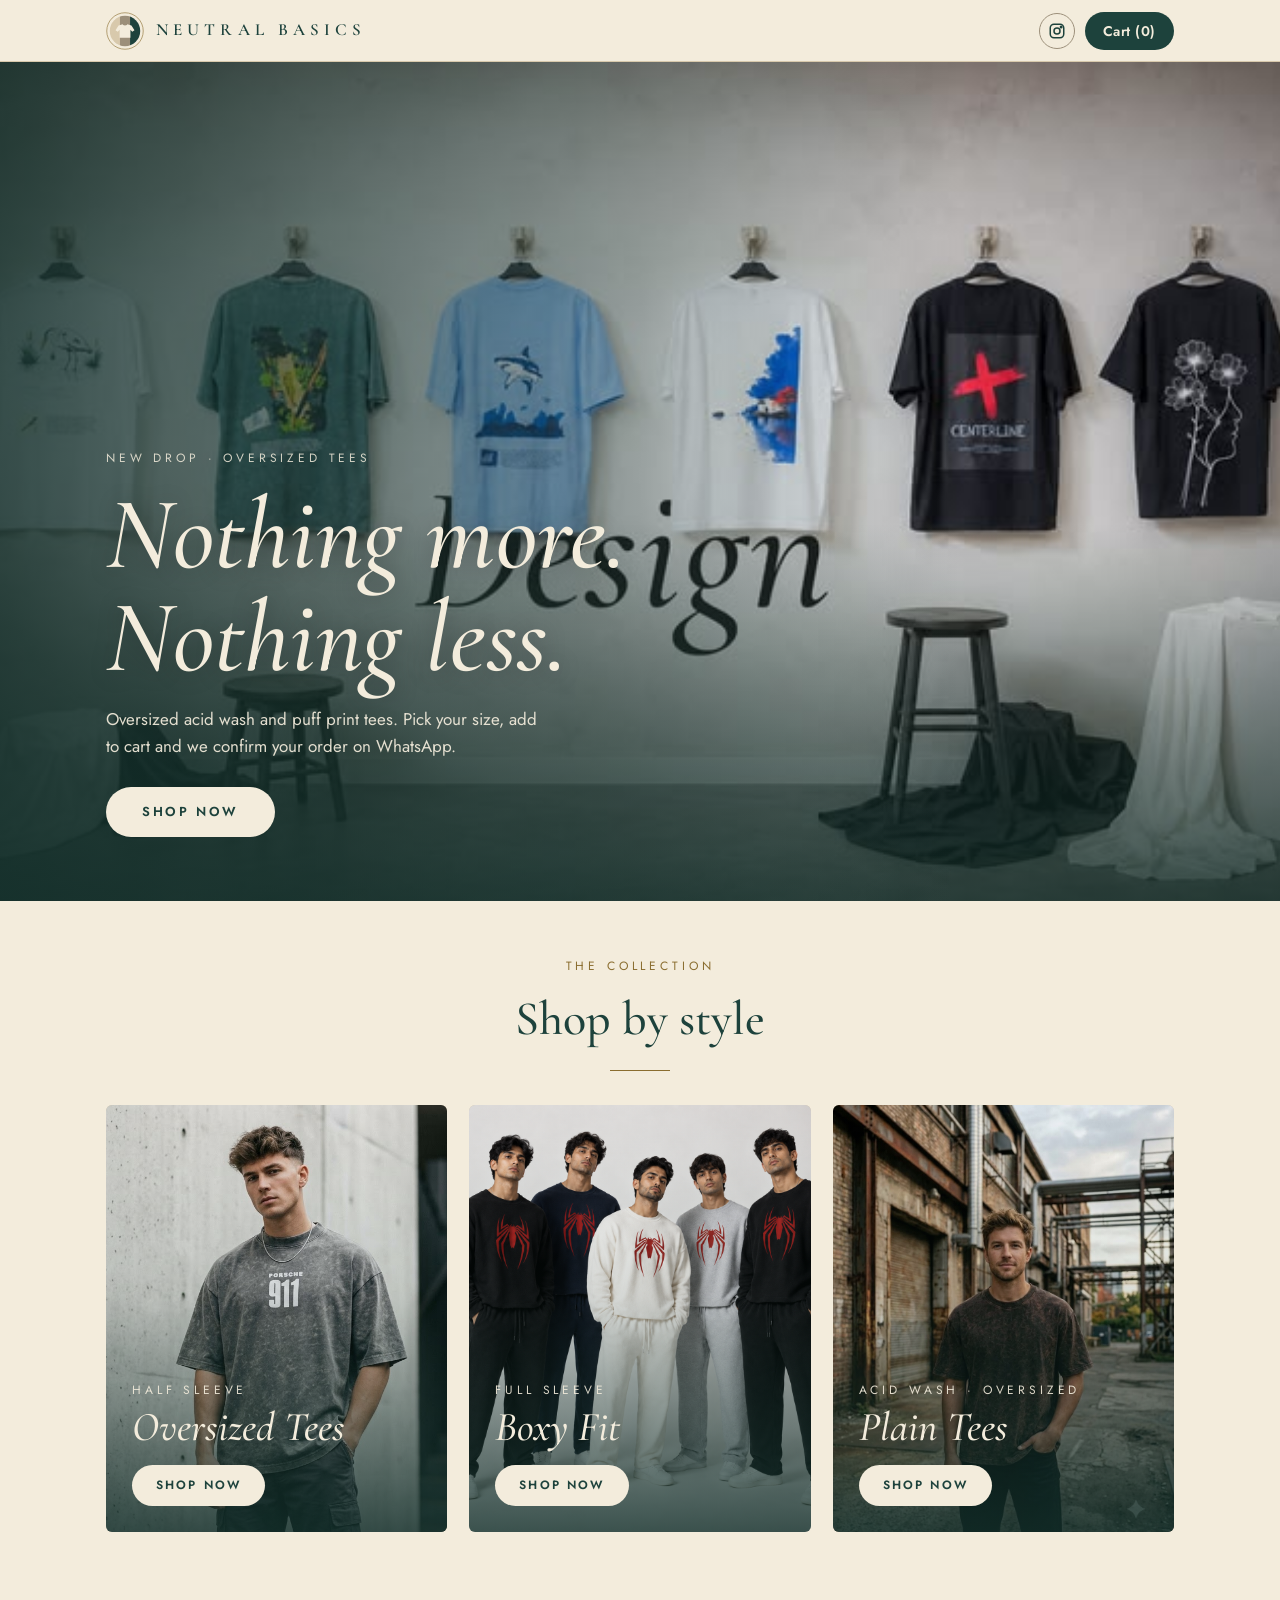
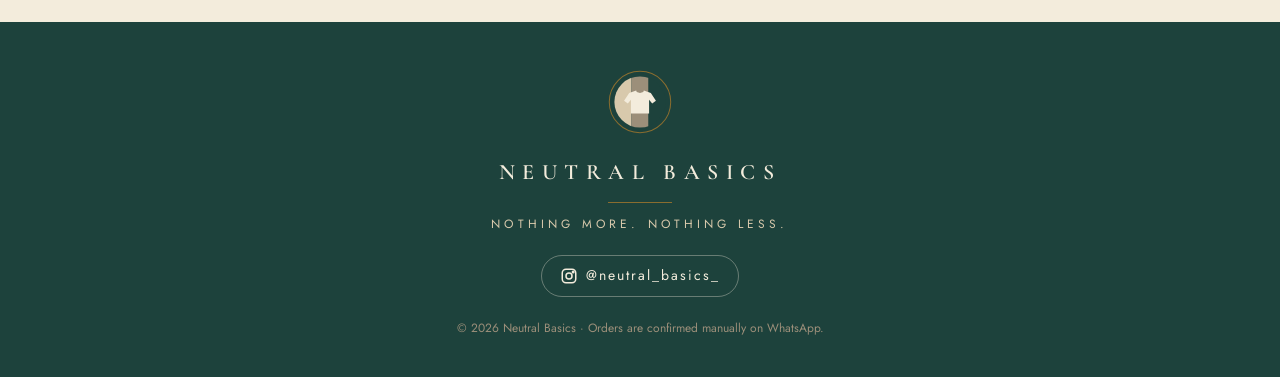
<file: index.html>
<!doctype html>
<html lang="en">
<head>
<meta charset="utf-8">
<meta name="viewport" content="width=device-width, initial-scale=1">
<title>Neutral Basics</title>
<meta name="description" content="Neutral Basics. Nothing more. Nothing less.">
<meta name="theme-color" content="#F3ECDC">
<link rel="icon" href="data:image/svg+xml,%3Csvg%20xmlns%3D%22http%3A//www.w3.org/2000/svg%22%20viewBox%3D%220%200%20100%20100%22%20aria-hidden%3D%22true%22%3E%3Cdefs%3E%3CclipPath%20id%3D%22cpf%22%3E%3Ccircle%20cx%3D%2250%22%20cy%3D%2250%22%20r%3D%2240%22/%3E%3C/clipPath%3E%3C/defs%3E%3Ccircle%20cx%3D%2250%22%20cy%3D%2250%22%20r%3D%2248%22%20fill%3D%22none%22%20stroke%3D%22%238A6D2F%22%20stroke-width%3D%221.6%22/%3E%3Cg%20clip-path%3D%22url%28%23cpf%29%22%3E%3Crect%20x%3D%220%22%20y%3D%220%22%20width%3D%2236.7%22%20height%3D%22100%22%20fill%3D%22%23D8C9AC%22/%3E%3Crect%20x%3D%2236.7%22%20y%3D%220%22%20width%3D%2226.6%22%20height%3D%22100%22%20fill%3D%22%239C8F7A%22/%3E%3Crect%20x%3D%2263.3%22%20y%3D%220%22%20width%3D%2240%22%20height%3D%22100%22%20fill%3D%22%231D423C%22/%3E%3C/g%3E%3Cpolygon%20points%3D%2233.1%2C35.8%2044.0%2C32.0%2044.9%2C34.5%2050.0%2C35.8%2055.1%2C34.5%2056.0%2C32.0%2066.9%2C35.8%2074.9%2C48.2%2069.1%2C52.2%2064.2%2C46.4%2064.2%2C67.8%2035.8%2C67.8%2035.8%2C46.4%2030.9%2C52.2%2025.1%2C48.2%22%20fill%3D%22%23F3ECDC%22/%3E%3C/svg%3E">
<link rel="preconnect" href="https://fonts.googleapis.com"><link rel="preconnect" href="https://fonts.gstatic.com" crossorigin>
<link href="https://fonts.googleapis.com/css2?family=Cormorant+Garamond:ital,wght@0,500;0,600;1,500&family=Jost:wght@400;500;600;700&display=swap" rel="stylesheet">
<link rel="preload" as="image" href="hero-1.jpg" fetchpriority="high">
<link rel="stylesheet" href="style.css">
</head>
<body>
<header>
  <div class="bar">
    <a class="brand" href="index.html" aria-label="Neutral Basics">
      <svg class="mark" viewBox="0 0 100 100" aria-hidden="true"><defs><clipPath id="cph"><circle cx="50" cy="50" r="40"/></clipPath></defs><circle cx="50" cy="50" r="48" fill="none" stroke="#8A6D2F" stroke-width="1.6"/><g clip-path="url(#cph)"><rect x="0" y="0" width="36.7" height="100" fill="#D8C9AC"/><rect x="36.7" y="0" width="26.6" height="100" fill="#9C8F7A"/><rect x="63.3" y="0" width="40" height="100" fill="#1D423C"/></g><polygon points="33.1,35.8 44.0,32.0 44.9,34.5 50.0,35.8 55.1,34.5 56.0,32.0 66.9,35.8 74.9,48.2 69.1,52.2 64.2,46.4 64.2,67.8 35.8,67.8 35.8,46.4 30.9,52.2 25.1,48.2" fill="#F3ECDC"/></svg>
      <span>NEUTRAL BASICS</span>
    </a>
    <div class="hr"><a class="ig-ico" data-ig target="_blank" rel="noopener" aria-label="Instagram" hidden><svg viewBox="0 0 24 24" fill="none" stroke="currentColor" stroke-width="2" aria-hidden="true"><rect x="3" y="3" width="18" height="18" rx="5"/><circle cx="12" cy="12" r="4"/><circle cx="17.5" cy="6.5" r="1" fill="currentColor"/></svg></a><button class="cart-btn" id="openCart">Cart (<span id="count">0</span>)</button></div>
  </div>
</header>

<section class="fh" id="top">
  <div class="slides" id="slides"></div>
  <video class="hv" id="heroVid" muted playsinline preload="auto" aria-hidden="true"></video>
  <div class="copy">
    <div class="eyebrow">New drop · Oversized tees</div>
    <h1>Nothing more.<br>Nothing less.</h1>
    <p>Oversized acid wash and puff print tees. Pick your size, add to cart and we confirm your order on WhatsApp.</p>
    <a class="go" href="#styles">Shop now</a>
  </div>
  <div class="dots2" id="heroDots"></div>
</section>

<main id="styles">
  <div class="section-title"><div class="kick">The Collection</div><h2>Shop by style</h2><div class="rule"></div></div>
  <div class="tiles">
    <a class="tile" href="collection.html?c=half" data-cat="half">
      <svg class="mark" viewBox="0 0 100 100" aria-hidden="true"><defs><clipPath id="cpthalf"><circle cx="50" cy="50" r="40"/></clipPath></defs><circle cx="50" cy="50" r="48" fill="none" stroke="#8A6D2F" stroke-width="1.6"/><g clip-path="url(#cpthalf)"><rect x="0" y="0" width="36.7" height="100" fill="#D8C9AC"/><rect x="36.7" y="0" width="26.6" height="100" fill="#9C8F7A"/><rect x="63.3" y="0" width="40" height="100" fill="#1D423C"/></g><polygon points="33.1,35.8 44.0,32.0 44.9,34.5 50.0,35.8 55.1,34.5 56.0,32.0 66.9,35.8 74.9,48.2 69.1,52.2 64.2,46.4 64.2,67.8 35.8,67.8 35.8,46.4 30.9,52.2 25.1,48.2" fill="#F3ECDC"/></svg>
      <img alt="" loading="lazy" onerror="this.remove()">
      <span class="t-badge" hidden></span>
      <div class="t-copy"><div class="t-kick">Half Sleeve</div><div class="t-title">Oversized Tees</div><span class="t-go">Shop now</span></div>
    </a>
    <a class="tile" href="collection.html?c=full" data-cat="full">
      <svg class="mark" viewBox="0 0 100 100" aria-hidden="true"><defs><clipPath id="cptfull"><circle cx="50" cy="50" r="40"/></clipPath></defs><circle cx="50" cy="50" r="48" fill="none" stroke="#8A6D2F" stroke-width="1.6"/><g clip-path="url(#cptfull)"><rect x="0" y="0" width="36.7" height="100" fill="#D8C9AC"/><rect x="36.7" y="0" width="26.6" height="100" fill="#9C8F7A"/><rect x="63.3" y="0" width="40" height="100" fill="#1D423C"/></g><polygon points="33.1,35.8 44.0,32.0 44.9,34.5 50.0,35.8 55.1,34.5 56.0,32.0 66.9,35.8 74.9,48.2 69.1,52.2 64.2,46.4 64.2,67.8 35.8,67.8 35.8,46.4 30.9,52.2 25.1,48.2" fill="#F3ECDC"/></svg>
      <img alt="" loading="lazy" onerror="this.remove()">
      <span class="t-badge" hidden></span>
      <div class="t-copy"><div class="t-kick">Full Sleeve</div><div class="t-title">Boxy Fit</div><span class="t-go">Shop now</span></div>
    </a>
    <a class="tile" href="collection.html?c=plain" data-cat="plain">
      <svg class="mark" viewBox="0 0 100 100" aria-hidden="true"><defs><clipPath id="cptplain"><circle cx="50" cy="50" r="40"/></clipPath></defs><circle cx="50" cy="50" r="48" fill="none" stroke="#8A6D2F" stroke-width="1.6"/><g clip-path="url(#cptplain)"><rect x="0" y="0" width="36.7" height="100" fill="#D8C9AC"/><rect x="36.7" y="0" width="26.6" height="100" fill="#9C8F7A"/><rect x="63.3" y="0" width="40" height="100" fill="#1D423C"/></g><polygon points="33.1,35.8 44.0,32.0 44.9,34.5 50.0,35.8 55.1,34.5 56.0,32.0 66.9,35.8 74.9,48.2 69.1,52.2 64.2,46.4 64.2,67.8 35.8,67.8 35.8,46.4 30.9,52.2 25.1,48.2" fill="#F3ECDC"/></svg>
      <img alt="" loading="lazy" onerror="this.remove()">
      <span class="t-badge" hidden></span>
      <div class="t-copy"><div class="t-kick">Acid Wash · Oversized</div><div class="t-title">Plain Tees</div><span class="t-go">Shop now</span></div>
    </a>
  </div>
</main>

<footer>
  <svg class="mark" viewBox="0 0 100 100" aria-hidden="true"><defs><clipPath id="cpft"><circle cx="50" cy="50" r="40"/></clipPath></defs><circle cx="50" cy="50" r="48" fill="none" stroke="#8A6D2F" stroke-width="1.6"/><g clip-path="url(#cpft)"><rect x="0" y="0" width="36.7" height="100" fill="#D8C9AC"/><rect x="36.7" y="0" width="26.6" height="100" fill="#9C8F7A"/><rect x="63.3" y="0" width="40" height="100" fill="#1D423C"/></g><polygon points="33.1,35.8 44.0,32.0 44.9,34.5 50.0,35.8 55.1,34.5 56.0,32.0 66.9,35.8 74.9,48.2 69.1,52.2 64.2,46.4 64.2,67.8 35.8,67.8 35.8,46.4 30.9,52.2 25.1,48.2" fill="#F3ECDC"/></svg>
  <div class="fw">NEUTRAL BASICS</div>
  <div class="ft"></div>
  <div class="tg">Nothing more. Nothing less.</div>
  <a class="ig-foot" data-ig target="_blank" rel="noopener" hidden><svg viewBox="0 0 24 24" fill="none" stroke="currentColor" stroke-width="2" aria-hidden="true"><rect x="3" y="3" width="18" height="18" rx="5"/><circle cx="12" cy="12" r="4"/><circle cx="17.5" cy="6.5" r="1" fill="currentColor"/></svg><span class="igt"></span></a>
  <div class="fine">© <span id="yr"></span> Neutral Basics · Orders are confirmed manually on WhatsApp.</div>
</footer>

<div class="overlay" id="overlay"></div>
<aside class="drawer" id="drawer" aria-label="Cart">
  <header><h3>Your cart</h3><button class="x" id="closeCart" aria-label="Close">×</button></header>
  <div class="items" id="items"></div>
  <div class="foot" id="foot">
    <div class="total"><span>Total</span><span id="total">₹0</span></div>
    <input id="cName" placeholder="Your name">
    <textarea id="cAddr" rows="2" placeholder="Delivery address / city"></textarea>
    <button class="wa" id="checkout">Send order on WhatsApp</button>
    <small>We'll confirm availability, shipping and payment with you on WhatsApp.</small>
  </div>
</aside>

<script src="store.js"></script>
<script>
/* ---- hero: starts right away, does not wait for the sheet ---- */
const slides = $("slides"), dots = $("heroDots");
const heroFiles = (innerWidth < 800 && CONFIG.HERO_IMAGES_MOBILE.length) ? CONFIG.HERO_IMAGES_MOBILE : CONFIG.HERO_IMAGES;
document.querySelector(".fh").style.setProperty("--focus", CONFIG.HERO_FOCUS);
let n = 0, timer = null, heroEmpty = false, PRODS = null;
const okSlides = () => [...slides.children].filter(i => i.classList.contains("ok"));
function show(k){
  const kids = okSlides(); if (!kids.length) return;
  n = k % kids.length; kids.forEach((im, i) => im.classList.toggle("on", i === n));
  dots.innerHTML = kids.length > 1 ? kids.map((_, i) => '<i data-h="' + i + '" class="' + (i === n ? "on" : "") + '"></i>').join("") : "";
}
function startTimer(){
  if (timer || okSlides().length < 2 || matchMedia("(prefers-reduced-motion:reduce)").matches) return;
  timer = setInterval(() => show(n + 1), CONFIG.HERO_SECONDS * 1000);
}
function addSlide(file, priority){
  return new Promise(res => {
    const im = new Image(); im.alt = ""; im.decoding = "async"; if (priority) im.fetchPriority = "high";
    im.onload = () => {
      im.classList.add("ok"); slides.appendChild(im);
      if (okSlides().length === 1) requestAnimationFrame(() => requestAnimationFrame(() => show(0)));
      startTimer(); res(true);
    };
    im.onerror = () => res(false);
    im.src = imgUrl(file);
  });
}
dots.onclick = e => { const d = e.target.closest("[data-h]"); if (d){ show(+d.dataset.h); clearInterval(timer); } };
function heroFallback(){            // only if none of your hero photos exist: use product photos
  if (!heroEmpty || !PRODS || okSlides().length) return;
  PRODS.filter(p => p.images.length && !p.sold).slice(0, 4).forEach(p => addSlide(p.images[0]));
}
(async () => {
  await addSlide(heroFiles[0], true);                 // first photo gets priority
  for (const f of heroFiles.slice(1)) await addSlide(f);   // the rest load quietly afterwards
  heroEmpty = !okSlides().length; heroFallback();
})();


/* ---- hero video: plays on top of the photos once it is ready; photos stay as the fallback ---- */
(function(){
  const v = $("heroVid"); if (!v || !CONFIG.HERO_VIDEO) return;
  if (matchMedia("(prefers-reduced-motion:reduce)").matches) return;
  if (navigator.connection && (navigator.connection.saveData || /(^|-)2g$/.test(navigator.connection.effectiveType || ""))) return;
  const src = (innerWidth < 800 && CONFIG.HERO_VIDEO_MOBILE) ? CONFIG.HERO_VIDEO_MOBILE : CONFIG.HERO_VIDEO;
  let live = false;
  v.addEventListener("canplay", () => {
    if (live) return; live = true;
    clearInterval(timer); timer = -1;                       // stop the photo slideshow
    v.play().then(() => v.classList.add("on")).catch(() => { live = false; });
  });
  v.addEventListener("timeupdate", () => { if (v.duration && v.currentTime > v.duration - 0.6) v.classList.remove("on"); });
  v.addEventListener("ended", () => { v.currentTime = 0; v.play().then(() => v.classList.add("on")).catch(() => {}); });
  v.addEventListener("error", () => v.remove());
  v.src = src;
})();

/* ---- style tiles ---- */
document.querySelectorAll(".tile").forEach(t => { t.querySelector("img").src = imgUrl(CONFIG.TILES[t.dataset.cat]); });
loadProducts(list => {
  if (!list) return;
  PRODS = list; heroFallback();
  document.querySelectorAll(".tile").forEach(t => {
    const c = list.filter(p => p.cat === t.dataset.cat).length, b = t.querySelector(".t-badge");
    b.hidden = false; b.textContent = c ? c + (c === 1 ? " style" : " styles") : "Coming soon";
  });
});
</script>
</body>
</html>
</file>
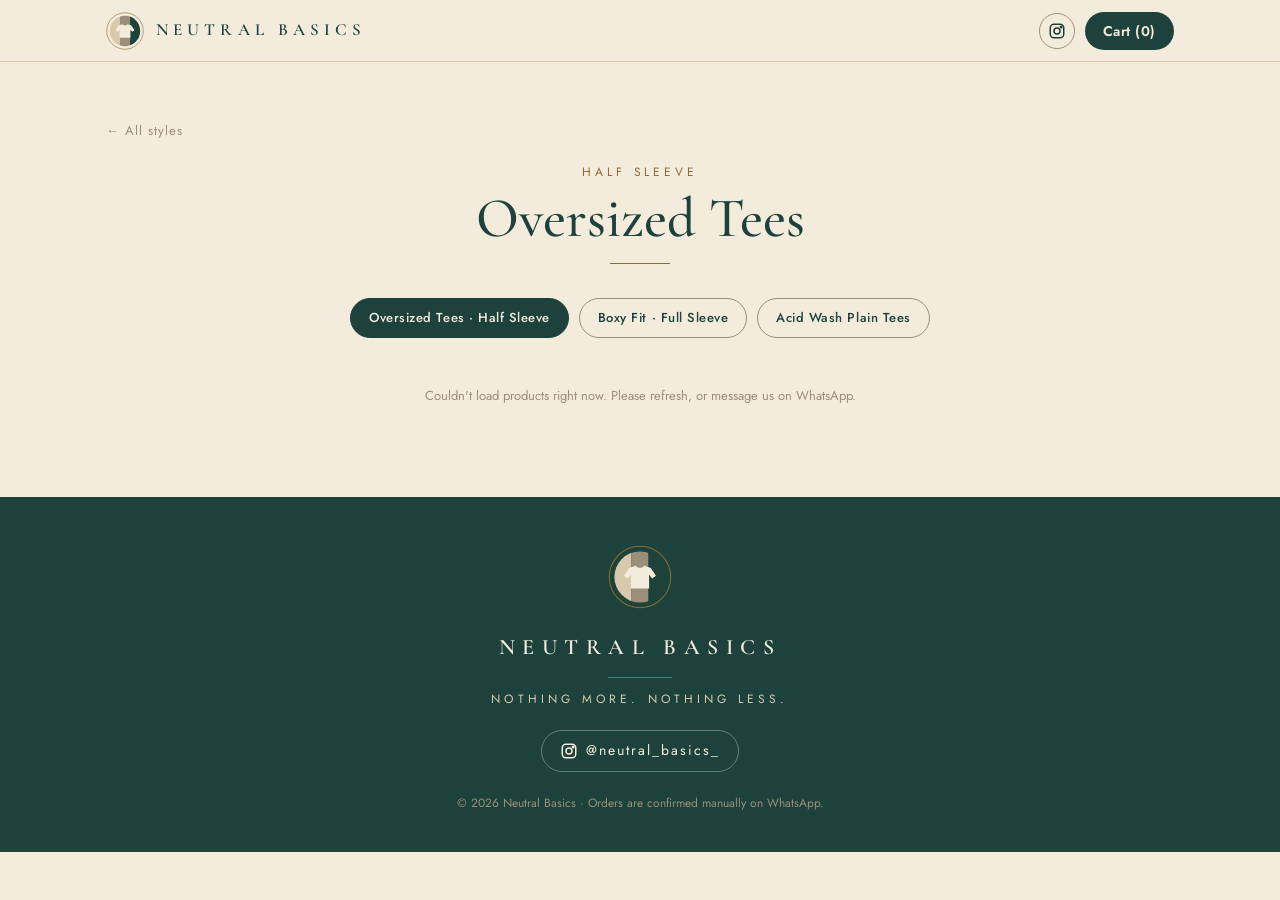
<file: collection.html>
<!doctype html>
<html lang="en">
<head>
<meta charset="utf-8">
<meta name="viewport" content="width=device-width, initial-scale=1">
<title>Collection · Neutral Basics</title>
<meta name="description" content="Neutral Basics. Nothing more. Nothing less.">
<meta name="theme-color" content="#F3ECDC">
<link rel="icon" href="data:image/svg+xml,%3Csvg%20xmlns%3D%22http%3A//www.w3.org/2000/svg%22%20viewBox%3D%220%200%20100%20100%22%20aria-hidden%3D%22true%22%3E%3Cdefs%3E%3CclipPath%20id%3D%22cpf%22%3E%3Ccircle%20cx%3D%2250%22%20cy%3D%2250%22%20r%3D%2240%22/%3E%3C/clipPath%3E%3C/defs%3E%3Ccircle%20cx%3D%2250%22%20cy%3D%2250%22%20r%3D%2248%22%20fill%3D%22none%22%20stroke%3D%22%238A6D2F%22%20stroke-width%3D%221.6%22/%3E%3Cg%20clip-path%3D%22url%28%23cpf%29%22%3E%3Crect%20x%3D%220%22%20y%3D%220%22%20width%3D%2236.7%22%20height%3D%22100%22%20fill%3D%22%23D8C9AC%22/%3E%3Crect%20x%3D%2236.7%22%20y%3D%220%22%20width%3D%2226.6%22%20height%3D%22100%22%20fill%3D%22%239C8F7A%22/%3E%3Crect%20x%3D%2263.3%22%20y%3D%220%22%20width%3D%2240%22%20height%3D%22100%22%20fill%3D%22%231D423C%22/%3E%3C/g%3E%3Cpolygon%20points%3D%2233.1%2C35.8%2044.0%2C32.0%2044.9%2C34.5%2050.0%2C35.8%2055.1%2C34.5%2056.0%2C32.0%2066.9%2C35.8%2074.9%2C48.2%2069.1%2C52.2%2064.2%2C46.4%2064.2%2C67.8%2035.8%2C67.8%2035.8%2C46.4%2030.9%2C52.2%2025.1%2C48.2%22%20fill%3D%22%23F3ECDC%22/%3E%3C/svg%3E">
<link rel="preconnect" href="https://fonts.googleapis.com"><link rel="preconnect" href="https://fonts.gstatic.com" crossorigin>
<link href="https://fonts.googleapis.com/css2?family=Cormorant+Garamond:ital,wght@0,500;0,600;1,500&family=Jost:wght@400;500;600;700&display=swap" rel="stylesheet">
<link rel="stylesheet" href="style.css">
</head>
<body>
<header>
  <div class="bar">
    <a class="brand" href="index.html" aria-label="Neutral Basics">
      <svg class="mark" viewBox="0 0 100 100" aria-hidden="true"><defs><clipPath id="cph"><circle cx="50" cy="50" r="40"/></clipPath></defs><circle cx="50" cy="50" r="48" fill="none" stroke="#8A6D2F" stroke-width="1.6"/><g clip-path="url(#cph)"><rect x="0" y="0" width="36.7" height="100" fill="#D8C9AC"/><rect x="36.7" y="0" width="26.6" height="100" fill="#9C8F7A"/><rect x="63.3" y="0" width="40" height="100" fill="#1D423C"/></g><polygon points="33.1,35.8 44.0,32.0 44.9,34.5 50.0,35.8 55.1,34.5 56.0,32.0 66.9,35.8 74.9,48.2 69.1,52.2 64.2,46.4 64.2,67.8 35.8,67.8 35.8,46.4 30.9,52.2 25.1,48.2" fill="#F3ECDC"/></svg>
      <span>NEUTRAL BASICS</span>
    </a>
    <div class="hr"><a class="ig-ico" data-ig target="_blank" rel="noopener" aria-label="Instagram" hidden><svg viewBox="0 0 24 24" fill="none" stroke="currentColor" stroke-width="2" aria-hidden="true"><rect x="3" y="3" width="18" height="18" rx="5"/><circle cx="12" cy="12" r="4"/><circle cx="17.5" cy="6.5" r="1" fill="currentColor"/></svg></a><button class="cart-btn" id="openCart">Cart (<span id="count">0</span>)</button></div>
  </div>
</header>

<main class="coll">
  <a class="crumb" href="index.html#styles">← All styles</a>
  <div class="section-title"><div class="kick" id="cSub"></div><h1 id="cTitle"></h1><div class="rule"></div></div>
  <nav class="pills" id="pills"></nav>
  <div class="grid" id="grid"></div>
  <p class="note" id="status"></p>
</main>

<footer>
  <svg class="mark" viewBox="0 0 100 100" aria-hidden="true"><defs><clipPath id="cpft"><circle cx="50" cy="50" r="40"/></clipPath></defs><circle cx="50" cy="50" r="48" fill="none" stroke="#8A6D2F" stroke-width="1.6"/><g clip-path="url(#cpft)"><rect x="0" y="0" width="36.7" height="100" fill="#D8C9AC"/><rect x="36.7" y="0" width="26.6" height="100" fill="#9C8F7A"/><rect x="63.3" y="0" width="40" height="100" fill="#1D423C"/></g><polygon points="33.1,35.8 44.0,32.0 44.9,34.5 50.0,35.8 55.1,34.5 56.0,32.0 66.9,35.8 74.9,48.2 69.1,52.2 64.2,46.4 64.2,67.8 35.8,67.8 35.8,46.4 30.9,52.2 25.1,48.2" fill="#F3ECDC"/></svg>
  <div class="fw">NEUTRAL BASICS</div>
  <div class="ft"></div>
  <div class="tg">Nothing more. Nothing less.</div>
  <a class="ig-foot" data-ig target="_blank" rel="noopener" hidden><svg viewBox="0 0 24 24" fill="none" stroke="currentColor" stroke-width="2" aria-hidden="true"><rect x="3" y="3" width="18" height="18" rx="5"/><circle cx="12" cy="12" r="4"/><circle cx="17.5" cy="6.5" r="1" fill="currentColor"/></svg><span class="igt"></span></a>
  <div class="fine">© <span id="yr"></span> Neutral Basics · Orders are confirmed manually on WhatsApp.</div>
</footer>

<div class="overlay" id="overlay"></div>
<aside class="drawer" id="drawer" aria-label="Cart">
  <header><h3>Your cart</h3><button class="x" id="closeCart" aria-label="Close">×</button></header>
  <div class="items" id="items"></div>
  <div class="foot" id="foot">
    <div class="total"><span>Total</span><span id="total">₹0</span></div>
    <input id="cName" placeholder="Your name">
    <textarea id="cAddr" rows="2" placeholder="Delivery address / city"></textarea>
    <button class="wa" id="checkout">Send order on WhatsApp</button>
    <small>We'll confirm availability, shipping and payment with you on WhatsApp.</small>
  </div>
</aside>

<script src="store.js"></script>
<script>
const q = (new URLSearchParams(location.search).get("c") || "").toLowerCase();
const C = CATEGORIES[q] ? q : (q.startsWith("f") ? "full" : "half");
const meta = CATEGORIES[C];
$("cTitle").textContent = meta.title; $("cSub").textContent = meta.sub;
document.title = meta.title + " · " + meta.sub + " | Neutral Basics";
$("pills").innerHTML = Object.keys(CATEGORIES).map(k => '<a data-c="' + k + '" href="collection.html?c=' + k + '">' + (CATEGORIES[k].pill || CATEGORIES[k].title + " · " + CATEGORIES[k].sub) + '</a>').join("");
document.querySelectorAll(".pills a").forEach(a => a.classList.toggle("on", a.dataset.c === C));
loadProducts(list => {
  if (!list){ $("status").textContent = "Couldn't load products right now. Please refresh, or message us on WhatsApp."; return; }
  $("status").textContent = "";
  products = list.filter(p => p.cat === C).map((p, i) => ({...p, id:i}));
  render();
  if (!products.length) $("grid").innerHTML = '<div class="soon"><h3>Coming soon</h3><p>New styles are on the way.</p><a href="https://wa.me/' + CONFIG.WHATSAPP + '?text=' + encodeURIComponent("Hi Neutral Basics! Please let me know when the " + meta.title + " styles are available.") + '" target="_blank" rel="noopener">Ask on WhatsApp</a></div>';
});
</script>
</body>
</html>
</file>
<file: style.css>
:root{
    --cream:#F3ECDC; --paper:#FBF7EC; --sand:#D8C9AC; --stone:#9C8F7A; --green:#1D423C; --green-d:#14302b; --gold:#8A6D2F;
    --serif:"Cormorant Garamond",Georgia,serif; --sans:"Jost","Helvetica Neue",Arial,sans-serif;
  }
  *{box-sizing:border-box;margin:0;padding:0}
  html{scroll-behavior:smooth}
  body{background:var(--cream);color:var(--green);font-family:var(--sans);line-height:1.55}
  a{color:inherit}
  header{position:sticky;top:0;z-index:20;background:rgba(243,236,220,.94);backdrop-filter:blur(8px);border-bottom:1px solid var(--sand)}
  .bar{max-width:1100px;margin:0 auto;padding:10px 16px;display:flex;align-items:center;justify-content:space-between;height:61px}
  .brand{display:flex;align-items:center;gap:12px;text-decoration:none}
  .brand .mark{width:38px;height:38px}
  .brand span{font-family:var(--serif);font-weight:600;letter-spacing:.3em;font-size:17px;color:var(--green)}
  .cart-btn{background:var(--green);color:var(--cream);border:0;border-radius:999px;padding:9px 18px;font-weight:600;cursor:pointer;font-size:14px;font-family:var(--sans);letter-spacing:.04em}

  #shop{scroll-margin-top:61px}
  @media (max-width:480px){.brand .mark{width:32px;height:32px}.brand{gap:9px}.brand span{letter-spacing:.16em;font-size:14px}.cart-btn{padding:8px 14px;font-size:13px}}

  /* hero */
  .fh{position:relative;height:calc(100vh - 61px);height:calc(100svh - 61px);min-height:480px;overflow:hidden;background:var(--green-d);display:flex;align-items:flex-end}
  .fh .slides{position:absolute;inset:0}
  .fh .slides img{position:absolute;inset:0;width:100%;height:100%;object-fit:cover;object-position:var(--focus,center);opacity:0;transform:scale(1.06);transition:opacity 1.2s ease,transform 7s ease-out}
  .fh .slides img.on{opacity:1;transform:scale(1)}
  .fh::after{content:"";position:absolute;inset:0;background:linear-gradient(90deg,rgba(20,48,43,.82) 0%,rgba(20,48,43,.4) 45%,rgba(20,48,43,0) 75%),linear-gradient(0deg,rgba(20,48,43,.78) 0%,rgba(20,48,43,0) 45%)}
  .fh .copy{position:relative;z-index:2;max-width:1100px;width:100%;margin:0 auto;padding:0 16px 64px;color:var(--cream)}
  .eyebrow{font-size:12px;letter-spacing:.32em;text-transform:uppercase;opacity:.85;margin-bottom:16px}
  .fh h1{font-family:var(--serif);font-style:italic;font-weight:500;color:var(--cream);font-size:clamp(46px,8vw,104px);line-height:1;text-shadow:0 2px 24px rgba(0,0,0,.3)}
  .fh p{margin-top:18px;max-width:440px;opacity:.92;font-size:17px}
  .fh .go{display:inline-block;margin-top:28px;background:var(--cream);color:var(--green);padding:15px 36px;border-radius:999px;font-weight:600;letter-spacing:.2em;font-size:13px;text-decoration:none;text-transform:uppercase}
  .fh .from{margin-left:14px;opacity:.9;font-size:14px}
  .fh .dots2{position:absolute;z-index:2;right:20px;bottom:26px;display:flex;gap:8px}
  .fh .dots2 i{width:26px;height:3px;border-radius:2px;background:rgba(243,236,220,.4);cursor:pointer}
  .fh .dots2 i.on{background:var(--cream)}
  @media (max-width:800px){.fh::after{background:linear-gradient(0deg,rgba(20,48,43,.9) 0%,rgba(20,48,43,.5) 50%,rgba(20,48,43,.12) 100%)}.fh .copy{padding-bottom:70px}.fh .dots2{left:16px;right:auto;bottom:30px}}
  @media (prefers-reduced-motion:reduce){.fh .slides img{transition:opacity .3s;transform:none}}

  /* shop */
  main{max-width:1100px;margin:0 auto;padding:56px 16px 90px}
  .section-title{text-align:center;margin-bottom:34px}
  .section-title .kick{font-size:12px;letter-spacing:.32em;text-transform:uppercase;color:var(--gold)}
  .section-title h2{font-family:var(--serif);font-weight:500;font-size:clamp(32px,5vw,48px);margin-top:6px;letter-spacing:0;text-transform:none;color:var(--green)}
  .section-title .rule{width:60px;height:1px;background:var(--gold);margin:14px auto 0}
  .grid{display:grid;grid-template-columns:repeat(auto-fill,minmax(250px,1fr));gap:22px}
  .card{background:var(--paper);border:1px solid var(--sand);border-radius:6px;overflow:hidden;display:flex;flex-direction:column}
  .img{aspect-ratio:4/5;background:var(--sand);display:flex;align-items:center;justify-content:center;cursor:pointer;position:relative}
  .img img{position:absolute;inset:0;width:100%;height:100%;object-fit:cover}
  .img .mark{width:72px;height:72px;opacity:.8}
  .thumbs{display:flex;gap:6px;padding:10px 14px 0}
  .thumbs img{width:40px;height:50px;object-fit:cover;border-radius:3px;opacity:.55;border:1px solid transparent;cursor:pointer}
  .thumbs img.on{opacity:1;border-color:var(--gold)}
  .info{padding:14px;display:flex;flex-direction:column;gap:8px;flex:1}
  .name{font-family:var(--serif);font-weight:600;font-size:20px;line-height:1.2}
  .price{color:var(--gold);font-weight:600;font-size:18px}
  .sizes{display:flex;gap:6px;flex-wrap:wrap}
  .sizes button{background:transparent;border:1px solid var(--stone);color:var(--green);border-radius:4px;padding:6px 12px;cursor:pointer;font-size:13px;font-family:var(--sans);font-weight:500}
  .sizes button.on{background:var(--green);color:var(--cream);border-color:var(--green)}
  .sizes button[disabled]{opacity:.35;text-decoration:line-through;cursor:not-allowed}
  .left{font-size:12px;color:var(--gold);min-height:16px}
  .add{margin-top:auto;background:var(--green);color:var(--cream);border:0;border-radius:4px;padding:12px;font-weight:600;letter-spacing:.14em;font-size:12px;text-transform:uppercase;cursor:pointer;font-family:var(--sans)}
  .add[disabled]{background:var(--sand);color:var(--stone);cursor:not-allowed}
  .tag{position:absolute;top:10px;left:10px;background:var(--green);color:var(--cream);font-size:11px;font-weight:600;letter-spacing:.14em;padding:4px 10px;border-radius:999px;text-transform:uppercase;z-index:2}
  .note{color:var(--stone);font-size:13px;margin-top:14px;text-align:center}

  /* cart drawer */
  .overlay{position:fixed;inset:0;background:rgba(20,48,43,.5);display:none;z-index:30}
  .overlay.open{display:block}
  .drawer{position:fixed;top:0;right:0;height:100%;width:min(420px,100%);background:var(--cream);border-left:1px solid var(--sand);z-index:40;transform:translateX(100%);transition:transform .25s;display:flex;flex-direction:column}
  .drawer.open{transform:none}
  .drawer header{position:static;padding:16px;display:flex;justify-content:space-between;align-items:center;background:transparent;backdrop-filter:none;border:0}
  .drawer h3{font-family:var(--serif);font-weight:600;letter-spacing:.2em;font-size:18px;text-transform:uppercase}
  .x{background:none;border:0;color:var(--green);font-size:28px;cursor:pointer}
  .items{flex:1;overflow:auto;padding:0 16px}
  .row{display:flex;justify-content:space-between;gap:10px;padding:12px 0;border-bottom:1px solid var(--sand)}
  .row small{color:var(--stone)}
  .qty{display:flex;align-items:center;gap:8px;margin-top:6px}
  .qty button{width:26px;height:26px;border-radius:50%;border:1px solid var(--stone);background:none;color:var(--green);cursor:pointer}
  .foot{padding:16px;border-top:1px solid var(--sand);display:flex;flex-direction:column;gap:10px;background:var(--paper)}
  .foot input,.foot textarea{width:100%;padding:11px;border-radius:4px;border:1px solid var(--stone);background:#fff;color:var(--green);font:inherit}
  .foot small{color:var(--stone)}
  .total{display:flex;justify-content:space-between;font-weight:600;font-size:18px}
  .wa{background:var(--green);color:var(--cream);border:0;border-radius:4px;padding:14px;font-weight:600;letter-spacing:.1em;cursor:pointer;font-size:14px;font-family:var(--sans)}
  .empty{color:var(--stone);padding:30px 0;text-align:center}

  /* footer */
  footer{background:var(--green);color:var(--cream);text-align:center;padding:48px 16px 40px}
  footer .mark{width:64px;height:64px}
  footer .fw{font-family:var(--serif);font-weight:600;letter-spacing:.34em;font-size:22px;margin-top:14px}
  footer .ft{margin:12px auto 0;width:64px;height:1px;background:var(--gold)}
  footer .tg{margin-top:12px;font-size:12px;letter-spacing:.34em;text-transform:uppercase;color:var(--sand)}
  footer .fine{margin-top:22px;font-size:12px;color:var(--stone)}
  .ig{position:fixed;left:16px;bottom:16px;z-index:15;display:flex;align-items:center;gap:8px;color:var(--cream);background:var(--green);padding:8px 12px;border-radius:999px;text-decoration:none;font-size:12px;letter-spacing:.12em;font-weight:600}
  .ig[hidden]{display:none}
  .ig svg{width:18px;height:18px}

  /* style tiles (home) */
  #styles{scroll-margin-top:61px}
  .tiles{display:grid;grid-template-columns:1fr 1fr;gap:22px}
  .tile{position:relative;display:block;aspect-ratio:4/5;border-radius:6px;overflow:hidden;background:var(--sand);text-decoration:none;color:var(--cream);display:flex;align-items:center;justify-content:center}
  .tile>.mark{width:84px;height:84px;opacity:.7}
  .tile img{position:absolute;inset:0;width:100%;height:100%;object-fit:cover;transition:transform .7s}
  .tile:hover img{transform:scale(1.04)}
  .tile::after{content:"";position:absolute;inset:0;background:linear-gradient(0deg,rgba(20,48,43,.82) 0%,rgba(20,48,43,.15) 55%,rgba(20,48,43,0) 100%)}
  .t-copy{position:absolute;left:0;right:0;bottom:0;padding:26px;z-index:2}
  .t-kick{font-size:12px;letter-spacing:.32em;text-transform:uppercase;opacity:.9}
  .t-title{font-family:var(--serif);font-style:italic;font-weight:500;font-size:clamp(34px,4.4vw,52px);line-height:1.05;margin-top:6px}
  .t-go{display:inline-block;margin-top:16px;background:var(--cream);color:var(--green);padding:11px 24px;border-radius:999px;font-weight:600;letter-spacing:.18em;font-size:12px;text-transform:uppercase}
  .t-badge{position:absolute;top:14px;left:14px;z-index:2;background:var(--cream);color:var(--green);font-size:11px;font-weight:600;letter-spacing:.14em;padding:5px 11px;border-radius:999px;text-transform:uppercase}
  @media (max-width:700px){.tiles{grid-template-columns:1fr}.tile{aspect-ratio:4/4.8}}

  /* collection page */
  .crumb{display:inline-block;color:var(--stone);text-decoration:none;font-size:13px;letter-spacing:.08em;margin-bottom:22px}
  .crumb:hover{color:var(--green)}
  .section-title h1{font-family:var(--serif);font-weight:500;font-size:clamp(34px,5.5vw,56px);margin-top:6px;color:var(--green);line-height:1.1}
  .pills{display:flex;justify-content:center;gap:10px;flex-wrap:wrap;margin:0 0 34px}
  .pills a{border:1px solid var(--stone);color:var(--green);text-decoration:none;border-radius:999px;padding:9px 18px;font-size:13px;font-weight:500;letter-spacing:.04em}
  .pills a.on{background:var(--green);color:var(--cream);border-color:var(--green)}
  .soon{grid-column:1/-1;text-align:center;padding:50px 16px;color:var(--stone)}
  .soon h3{font-family:var(--serif);font-weight:500;font-size:30px;color:var(--green)}
  .soon p{margin-top:8px}
  .soon a{display:inline-block;margin-top:18px;background:var(--green);color:var(--cream);padding:12px 26px;border-radius:999px;text-decoration:none;font-weight:600;letter-spacing:.12em;font-size:12px;text-transform:uppercase}

  /* instagram (header + footer) */
  .hr{display:flex;align-items:center;gap:10px}
  .ig-ico{width:36px;height:36px;display:flex;align-items:center;justify-content:center;border:1px solid var(--stone);border-radius:50%;color:var(--green)}
  .ig-ico svg{width:18px;height:18px}
  .ig-ico[hidden],.ig-foot[hidden]{display:none}
  .ig-foot{display:inline-flex;align-items:center;gap:8px;margin-top:22px;color:var(--cream);text-decoration:none;font-size:14px;letter-spacing:.14em;border:1px solid rgba(243,236,220,.35);border-radius:999px;padding:9px 18px}
  .ig-foot svg{width:18px;height:18px}

  /* three style tiles */
  .tiles{grid-template-columns:repeat(3,1fr)}
  .t-title{font-size:clamp(30px,3.2vw,44px)}
  @media (max-width:900px){.tiles{grid-template-columns:1fr;max-width:560px;margin:0 auto}.tile{aspect-ratio:4/4.8}}

  /* size chart popup */
  .sc-link{background:none;border:0;color:var(--gold);font:500 13px var(--sans);text-decoration:underline;cursor:pointer;padding:2px 0;text-align:left;align-self:flex-start}
  .scm{position:fixed;inset:0;z-index:60;display:none;align-items:center;justify-content:center;background:rgba(20,48,43,.55);padding:16px}
  .scm.open{display:flex}
  .scm .box{background:var(--cream);border-radius:8px;max-width:520px;width:100%;max-height:88vh;overflow:auto;padding:22px;position:relative;border:1px solid var(--sand);color:var(--green)}
  .scm h3{font-family:var(--serif);font-weight:600;font-size:26px;padding-right:32px;line-height:1.15}
  .scm .sub{color:var(--stone);font-size:13px;margin-top:4px}
  .scm .x{position:absolute;top:10px;right:12px}
  .scm table{width:100%;border-collapse:collapse;margin-top:16px;font-size:15px}
  .scm th,.scm td{border-bottom:1px solid var(--sand);padding:10px 8px;text-align:center}
  .scm th{font-weight:600;background:var(--paper)}
  .scm td:first-child,.scm th:first-child{text-align:left;font-weight:600}
  .scm img{width:100%;border-radius:4px;margin-top:14px}
  .scm .none{margin-top:16px}
  .scm .tip{margin-top:14px;color:var(--stone);font-size:13px}
  .scm .tip a{color:var(--gold)}
  .scm .wa-help{display:inline-block;margin-top:16px;background:var(--green);color:var(--cream);padding:11px 22px;border-radius:999px;text-decoration:none;font-weight:600;letter-spacing:.1em;font-size:12px;text-transform:uppercase}

  /* photo zoom viewer */
  .img[data-cycle]{cursor:zoom-in}
  .zm{position:fixed;inset:0;z-index:70;display:none;background:rgba(14,30,27,.96)}
  .zm.open{display:block}
  .zs{position:absolute;inset:0;display:flex;align-items:center;justify-content:center;overflow:hidden;touch-action:none;cursor:grab}
  .zs img{max-width:100%;max-height:100%;object-fit:contain;transform-origin:center;user-select:none;-webkit-user-drag:none;will-change:transform}
  .zm button{position:absolute;z-index:2;background:rgba(243,236,220,.14);color:var(--cream);border:0;border-radius:50%;width:44px;height:44px;font-size:28px;line-height:1;cursor:pointer}
  .zx{top:14px;right:14px}
  .zp,.zn{top:50%;margin-top:-22px}.zp{left:12px}.zn{right:12px}
  .zm.single .zp,.zm.single .zn{display:none}
  .zc{position:absolute;top:24px;left:0;right:0;text-align:center;color:var(--cream);font-size:13px;letter-spacing:.14em;pointer-events:none}
  .zh{position:absolute;bottom:18px;left:0;right:0;text-align:center;color:rgba(243,236,220,.6);font-size:12px;letter-spacing:.1em;pointer-events:none}

  /* hero video */
  .fh .hv{position:absolute;inset:0;width:100%;height:100%;object-fit:cover;object-position:50% 30%;opacity:0;transition:opacity .6s ease;z-index:0;pointer-events:none}
  .fh .hv.on{opacity:1}
</file>
